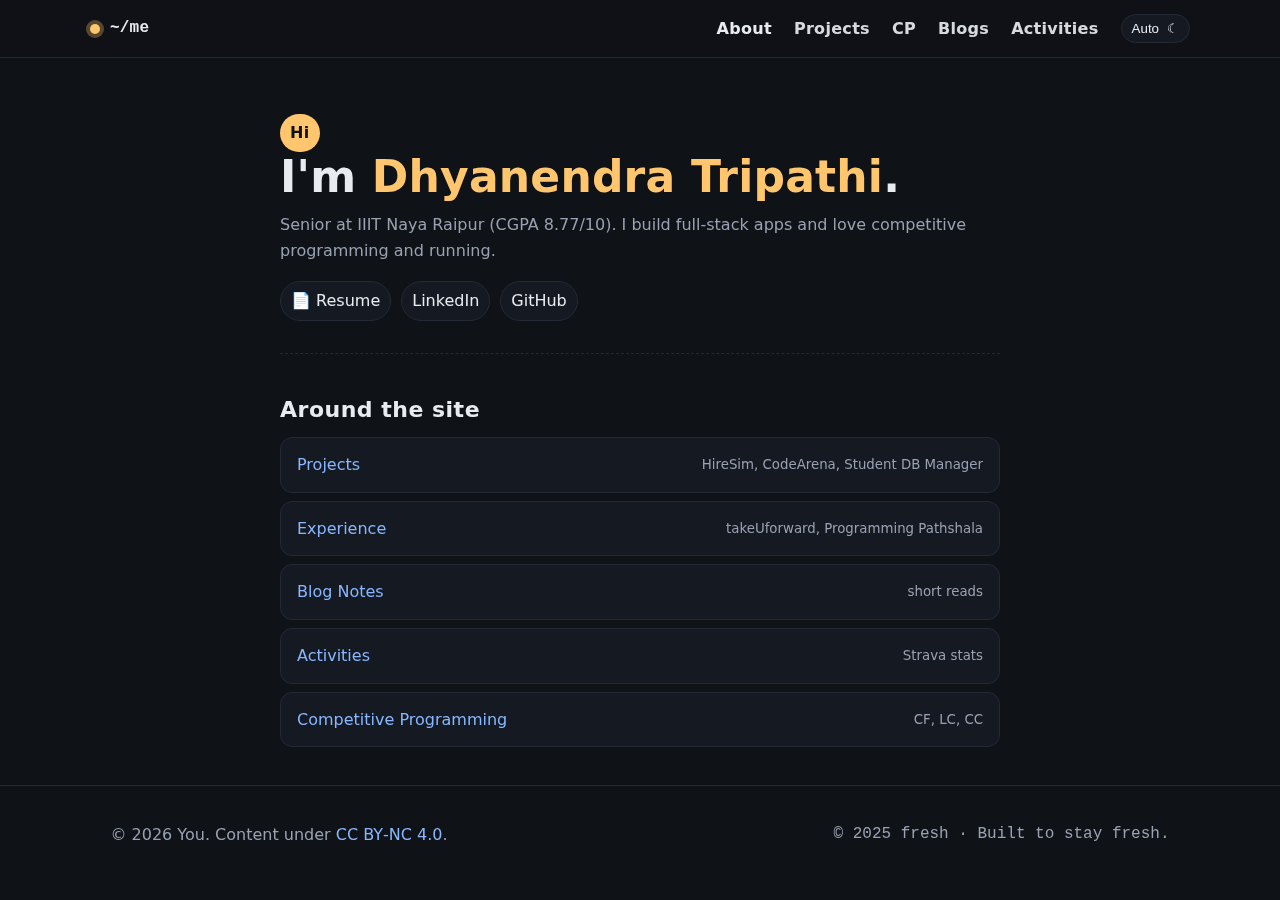
<file: index.html>
<!DOCTYPE html>
<html lang="en">
<head>
  <meta charset="utf-8" />
  <meta name="viewport" content="width=device-width, initial-scale=1" />
  <title>Home</title>
  <meta http-equiv="refresh" content="0; url=about.html">
  <link href="./assets/css/styles.css" rel="stylesheet" />
  <link rel="preconnect" href="https://fonts.googleapis.com">
  <link rel="preconnect" href="https://fonts.gstatic.com" crossorigin>
  <link href="https://fonts.googleapis.com/css2?family=Inter:wght@400;500;700;800&display=swap" rel="stylesheet">
</head>
<body>
  <p class="mono" style="padding:20px">Redirecting to <a href="./pages/about.html">About</a>…</p>
</body>
</html>
</file>
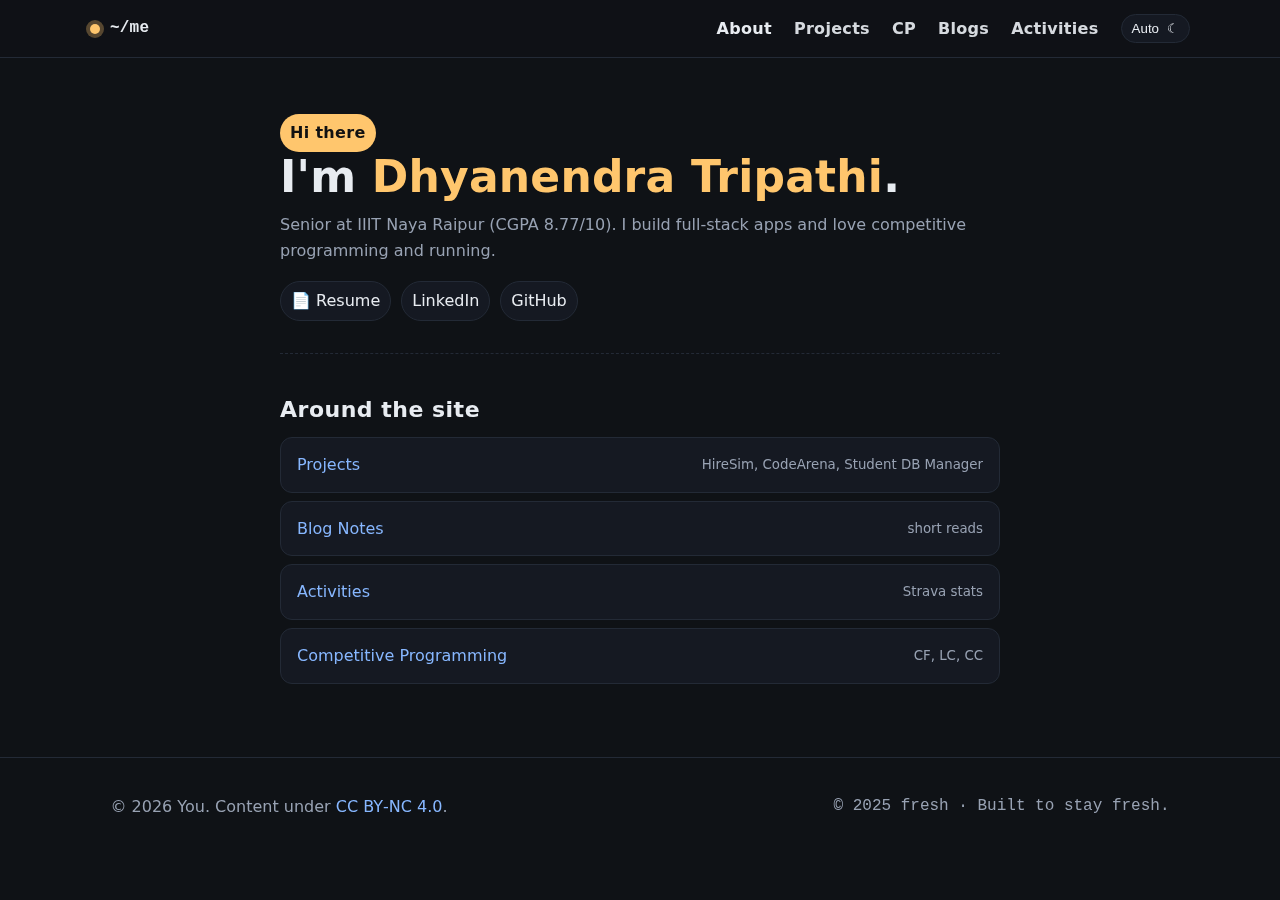
<file: pages/index.html>
<!DOCTYPE html>
<html lang="en">
<head>
  <meta charset="utf-8" />
  <meta name="viewport" content="width=device-width, initial-scale=1" />
  <title>Home</title>
  <meta http-equiv="refresh" content="0; url=about.html">
  <link href="../assets/css/styles.css" rel="stylesheet" />
  <link rel="preconnect" href="https://fonts.googleapis.com">
  <link rel="preconnect" href="https://fonts.gstatic.com" crossorigin>
  <link href="https://fonts.googleapis.com/css2?family=Inter:wght@400;500;700;800&display=swap" rel="stylesheet">
</head>
<body>
  <p class="mono" style="padding:20px">Redirecting to <a href="about.html">About</a>…</p>
</body>
</html>
</file>
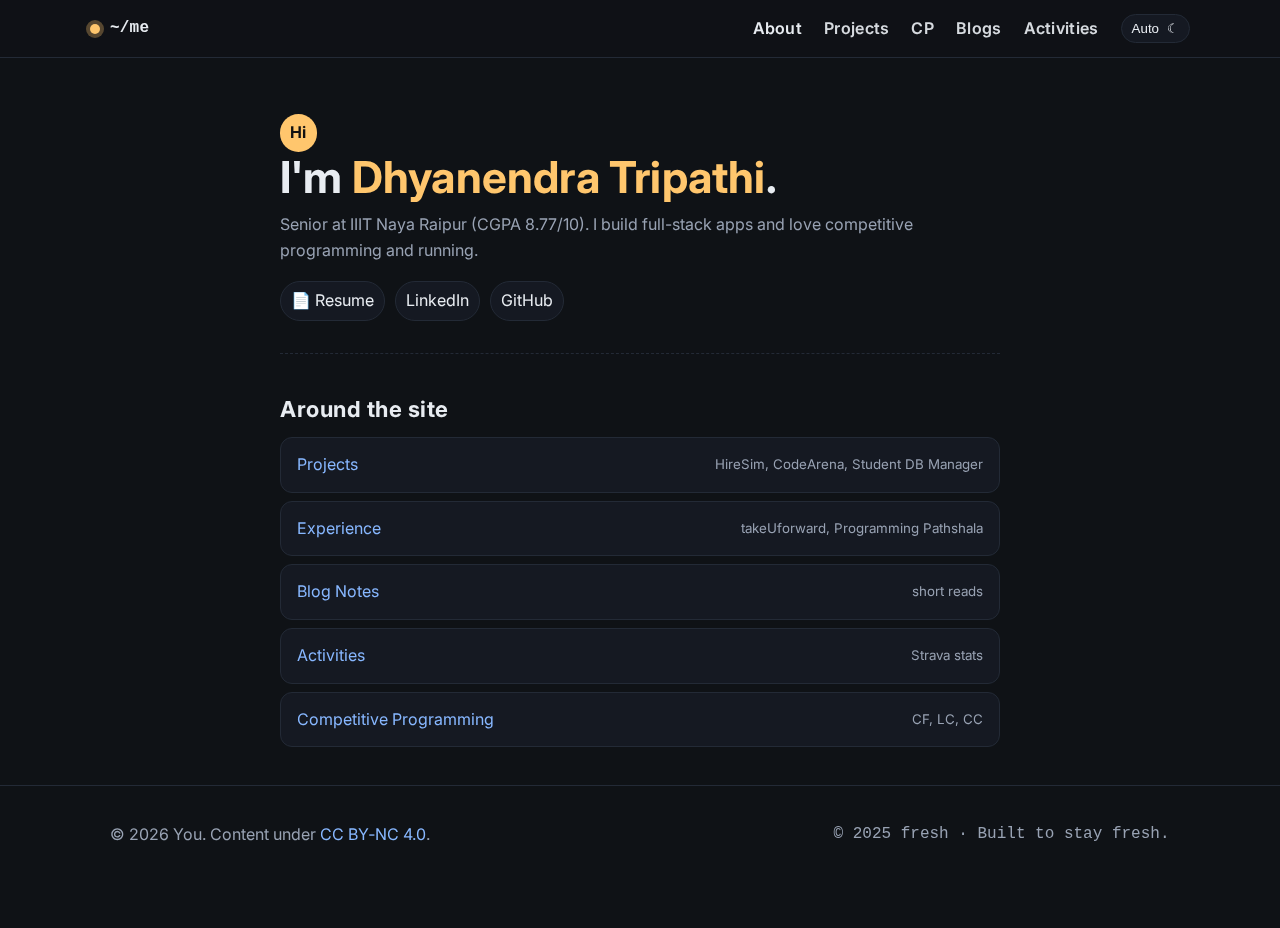
<file: about.html>
<!DOCTYPE html>
<html lang="en">
<head>
  <meta charset="utf-8" />
  <meta name="viewport" content="width=device-width, initial-scale=1" />
  <title>About — Dhyanendra Tripathi</title>
  <link href="./assets/css/styles.css" rel="stylesheet" />
  <link rel="preconnect" href="https://fonts.googleapis.com">
  <link rel="preconnect" href="https://fonts.gstatic.com" crossorigin>
  <link href="https://fonts.googleapis.com/css2?family=Inter:wght@400;500;700;800&display=swap" rel="stylesheet">
</head>
<body>
  <div id="app-header"></div>

  <main class="wrap">
    <section class="hero">
      <span class="pill">Hi</span>
      <h1>I'm <span class="accent">Dhyanendra Tripathi</span>.</h1>
      <p class="section-note">
        Senior at IIIT Naya Raipur (CGPA 8.77/10). I build full-stack apps and love competitive programming and running.
      </p>
      <div style="margin-top:18px; display:flex; gap:10px; flex-wrap:wrap">
        <a class="toggle" href="https://drive.google.com/file/d/1_MDsuzbJ48PGciUdBkqxFCzwM9F67Jxc/view?usp=sharing" target="_blank" rel="noreferrer noopener">📄 Resume</a>
        <a class="toggle" href="https://www.linkedin.com/in/dhyanendra-tripathi-31910b256/" target="_blank" rel="noreferrer noopener">LinkedIn</a>
        <a class="toggle" href="https://github.com/Fresh04" target="_blank" rel="noreferrer noopener">GitHub</a>
      </div>
    </section>

    <!-- <section>
      <h2>Now</h2>
      <div class="list">
        <div class="mono" style="display:flex; gap:10px; flex-wrap:wrap">
          <span class="tag">Running</span>
        </div>
      </div>
    </section> -->

    <section>
      <h2>Around the site</h2>
      <div class="list">
        <a href="projects.html"><span>Projects</span><small>HireSim, CodeArena, Student DB Manager</small></a>
        <a href="projects.html"><span>Experience</span><small>takeUforward, Programming Pathshala</small></a>
        <a href="blogs.html"><span>Blog Notes</span><small>short reads</small></a>
        <a href="activities.html"><span>Activities</span><small>Strava stats</small></a>
        <a href="cp.html"><span>Competitive Programming</span><small>CF, LC, CC</small></a>
      </div>
    </section>
  </main>

  <div id="app-footer"></div>
  <script src="./assets/js/theme.js" defer></script>
  <script src="./assets/js/shell.js" defer></script>
</body>
</html>
</file>
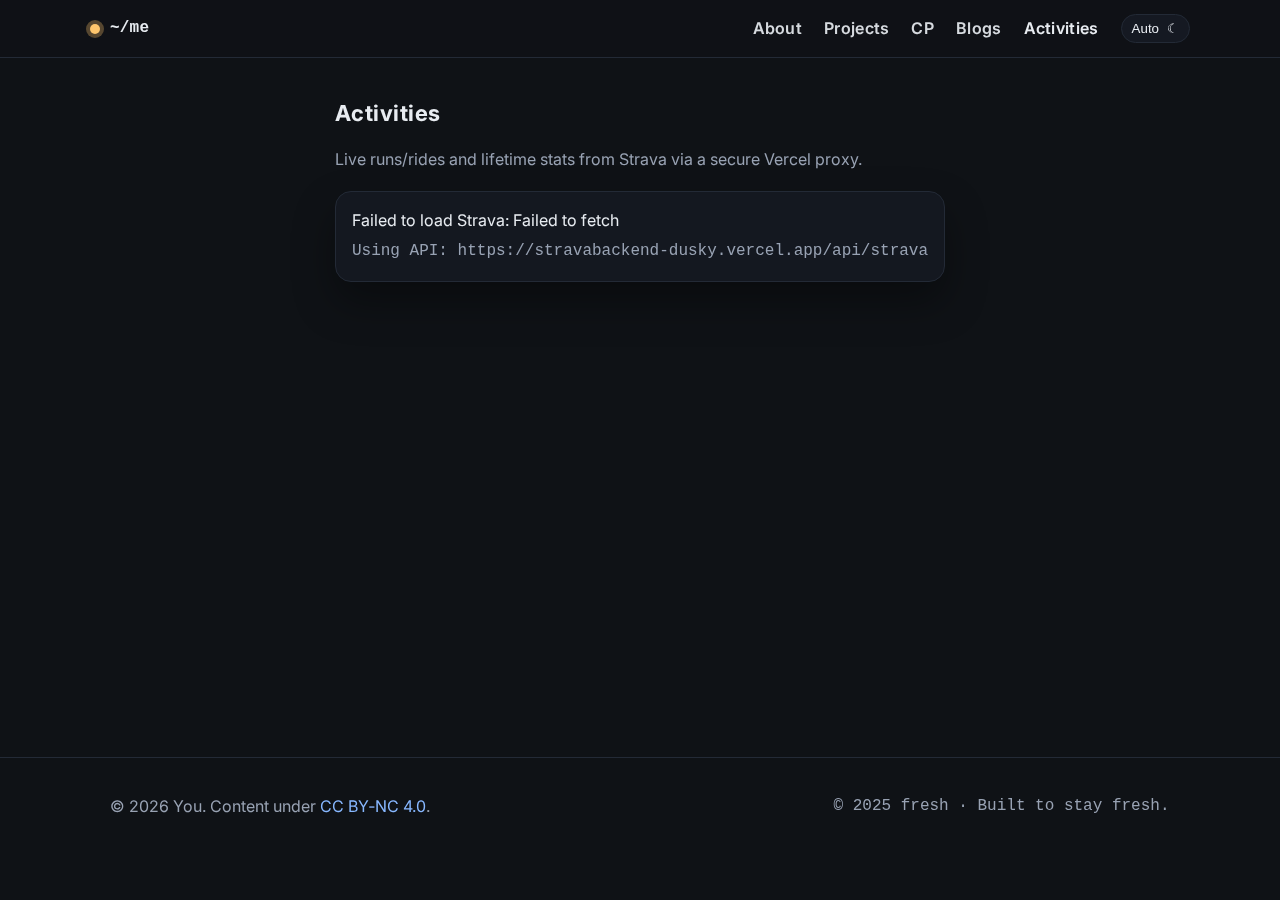
<file: activities.html>
<!DOCTYPE html>
<html lang="en">
<head>
  <meta charset="utf-8" />
  <meta name="viewport" content="width=device-width, initial-scale=1" />
  <title>Activities</title>
  <link href="./assets/css/styles.css" rel="stylesheet" />
  <link rel="preconnect" href="https://fonts.googleapis.com">
  <link rel="preconnect" href="https://fonts.gstatic.com" crossorigin>
  <link href="https://fonts.googleapis.com/css2?family=Inter:wght@400;500;700;800&display=swap" rel="stylesheet">
</head>
<body>
  <div id="app-header"></div>
  <main class="wrap">
    <section>
      <h2>Activities</h2>
      <p class="section-note">Live runs/rides and lifetime stats from Strava via a secure Vercel proxy.</p>
      <div id="stats" style="margin-top:16px"></div>
      <div class="grid" id="activityGrid" aria-live="polite"></div>
    </section>
  </main>
  <div id="app-footer"></div>
  <script src="./assets/js/theme.js" defer></script>
  <script src="./assets/js/shell.js" defer></script>
  <script src="./assets/js/strava.js" defer></script>
</body>
</html>
</file>
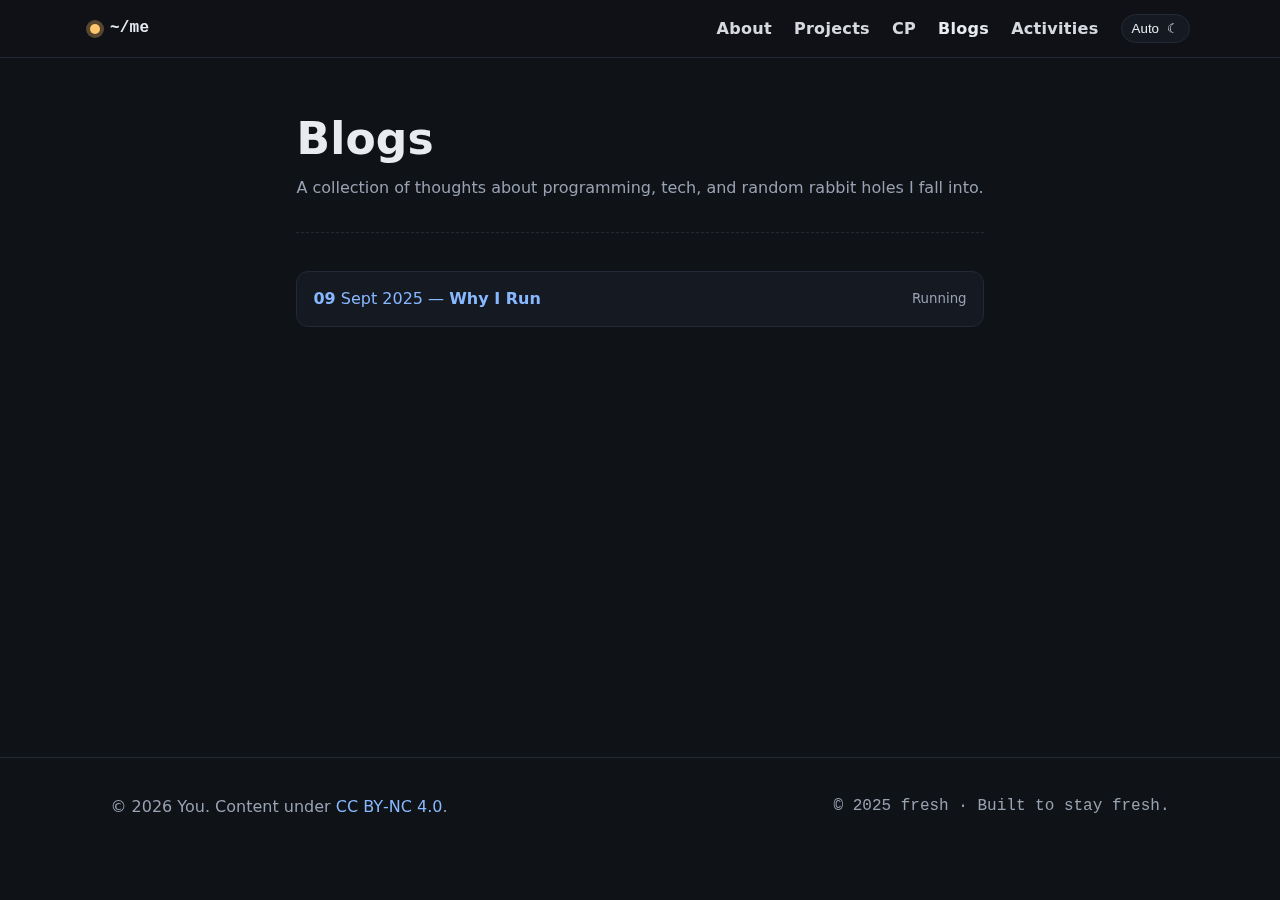
<file: blogs.html>
<!DOCTYPE html>
<html lang="en">
<head>
  <meta charset="utf-8">
  <meta name="viewport" content="width=device-width,initial-scale=1">
  <title>Blogs</title>
  <link href="./assets/css/styles.css" rel="stylesheet" />
</head>
<body>
  <div id="app-header"></div>

  <main class="wrap">
    <section class="hero">
      <h1>Blogs</h1>
      <p class="section-note">
        A collection of thoughts about programming, tech, and random rabbit holes I fall into.
      </p>
    </section>

    <section class="list">
      <a href="./blogs/whyirun.html">
        <span><strong>09</strong> Sept 2025 — <b>Why I Run</b></span>
        <small>Running</small>
      </a>
    </section>
  </main>

  <div id="app-footer"></div>
  <script src="./assets/js/theme.js" defer></script>
  <script src="./assets/js/shell.js" defer></script>
</body>
</html>
</file>
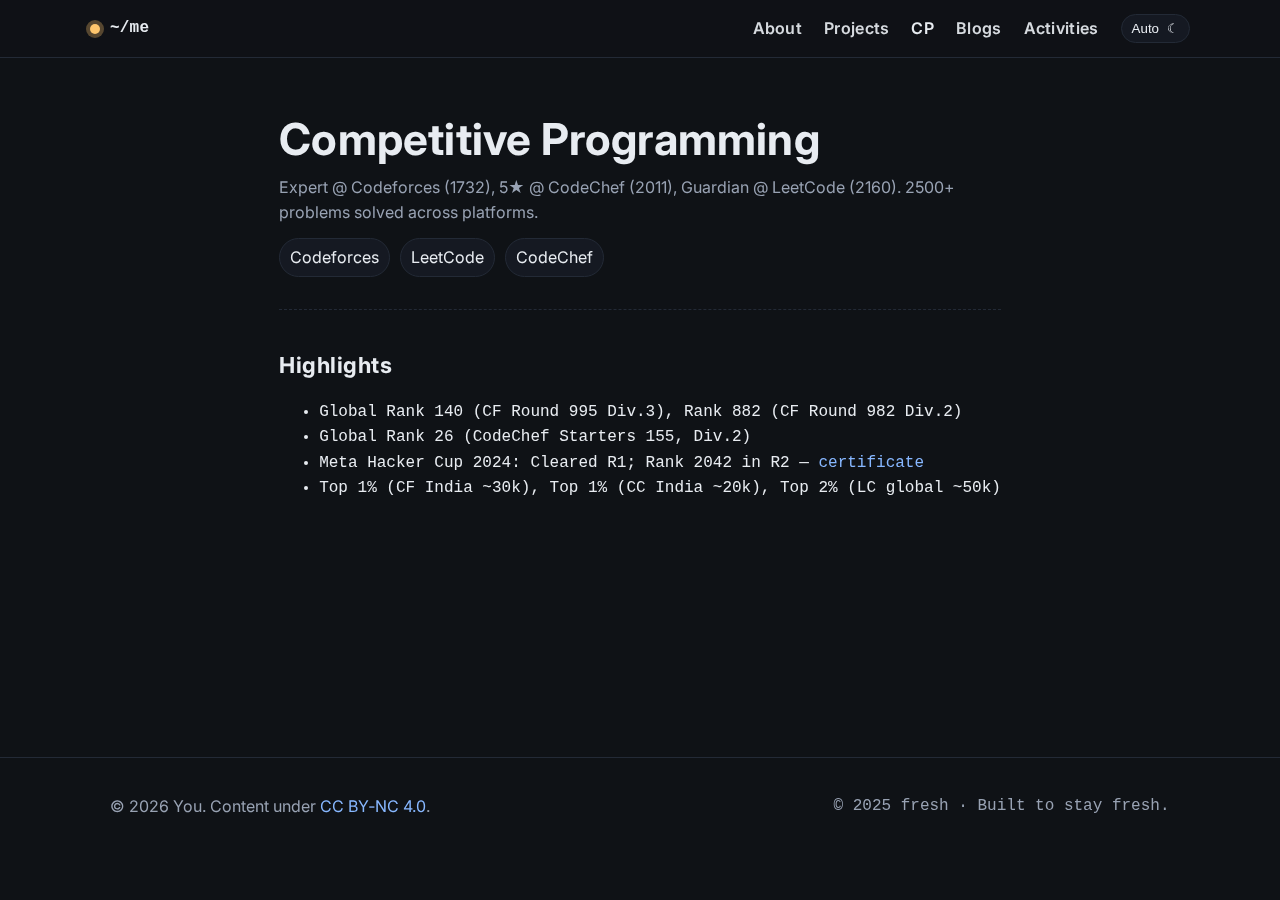
<file: cp.html>
<!DOCTYPE html>
<html lang="en">
<head>
  <meta charset="utf-8" />
  <meta name="viewport" content="width=device-width, initial-scale=1" />
  <title>Competitive Programming — Dhyanendra Tripathi</title>
  <link href="./assets/css/styles.css" rel="stylesheet" />
  <link rel="preconnect" href="https://fonts.googleapis.com">
  <link rel="preconnect" href="https://fonts.gstatic.com" crossorigin>
  <link href="https://fonts.googleapis.com/css2?family=Inter:wght@400;500;700;800&display=swap" rel="stylesheet">
</head>
<body>
  <div id="app-header"></div>

  <main class="wrap">
    <section class="hero">
      <h1>Competitive Programming</h1>
      <p class="section-note">Expert @ Codeforces (1732), 5★ @ CodeChef (2011), Guardian @ LeetCode (2160). 2500+ problems solved across platforms.</p>
      <div style="display:flex; gap:10px; flex-wrap:wrap; margin-top:12px">
        <a class="toggle" href="https://codeforces.com/profile/Fresh" target="_blank">Codeforces</a>
        <a class="toggle" href="https://leetcode.com/u/Gminor/" target="_blank">LeetCode</a>
        <a class="toggle" href="https://www.codechef.com/users/notfresh" target="_blank">CodeChef</a>
      </div>
    </section>

    <section>
      <h2>Highlights</h2>
      <ul class="mono">
        <li>Global Rank 140 (CF Round 995 Div.3), Rank 882 (CF Round 982 Div.2)</li>
        <li>Global Rank 26 (CodeChef Starters 155, Div.2)</li>
        <li>Meta Hacker Cup 2024: Cleared R1; Rank 2042 in R2 — <a href="https://www.facebook.com/codingcompetitions/hacker-cup/2024/certificate/6924375354280073?source=codeforces" target="_blank">certificate</a></li>
        <li>Top 1% (CF India ~30k), Top 1% (CC India ~20k), Top 2% (LC global ~50k)</li>
      </ul>
    </section>
  </main>

  <div id="app-footer"></div>
  <script src="./assets/js/theme.js" defer></script>
  <script src="./assets/js/shell.js" defer></script>
</body>
</html>
</file>
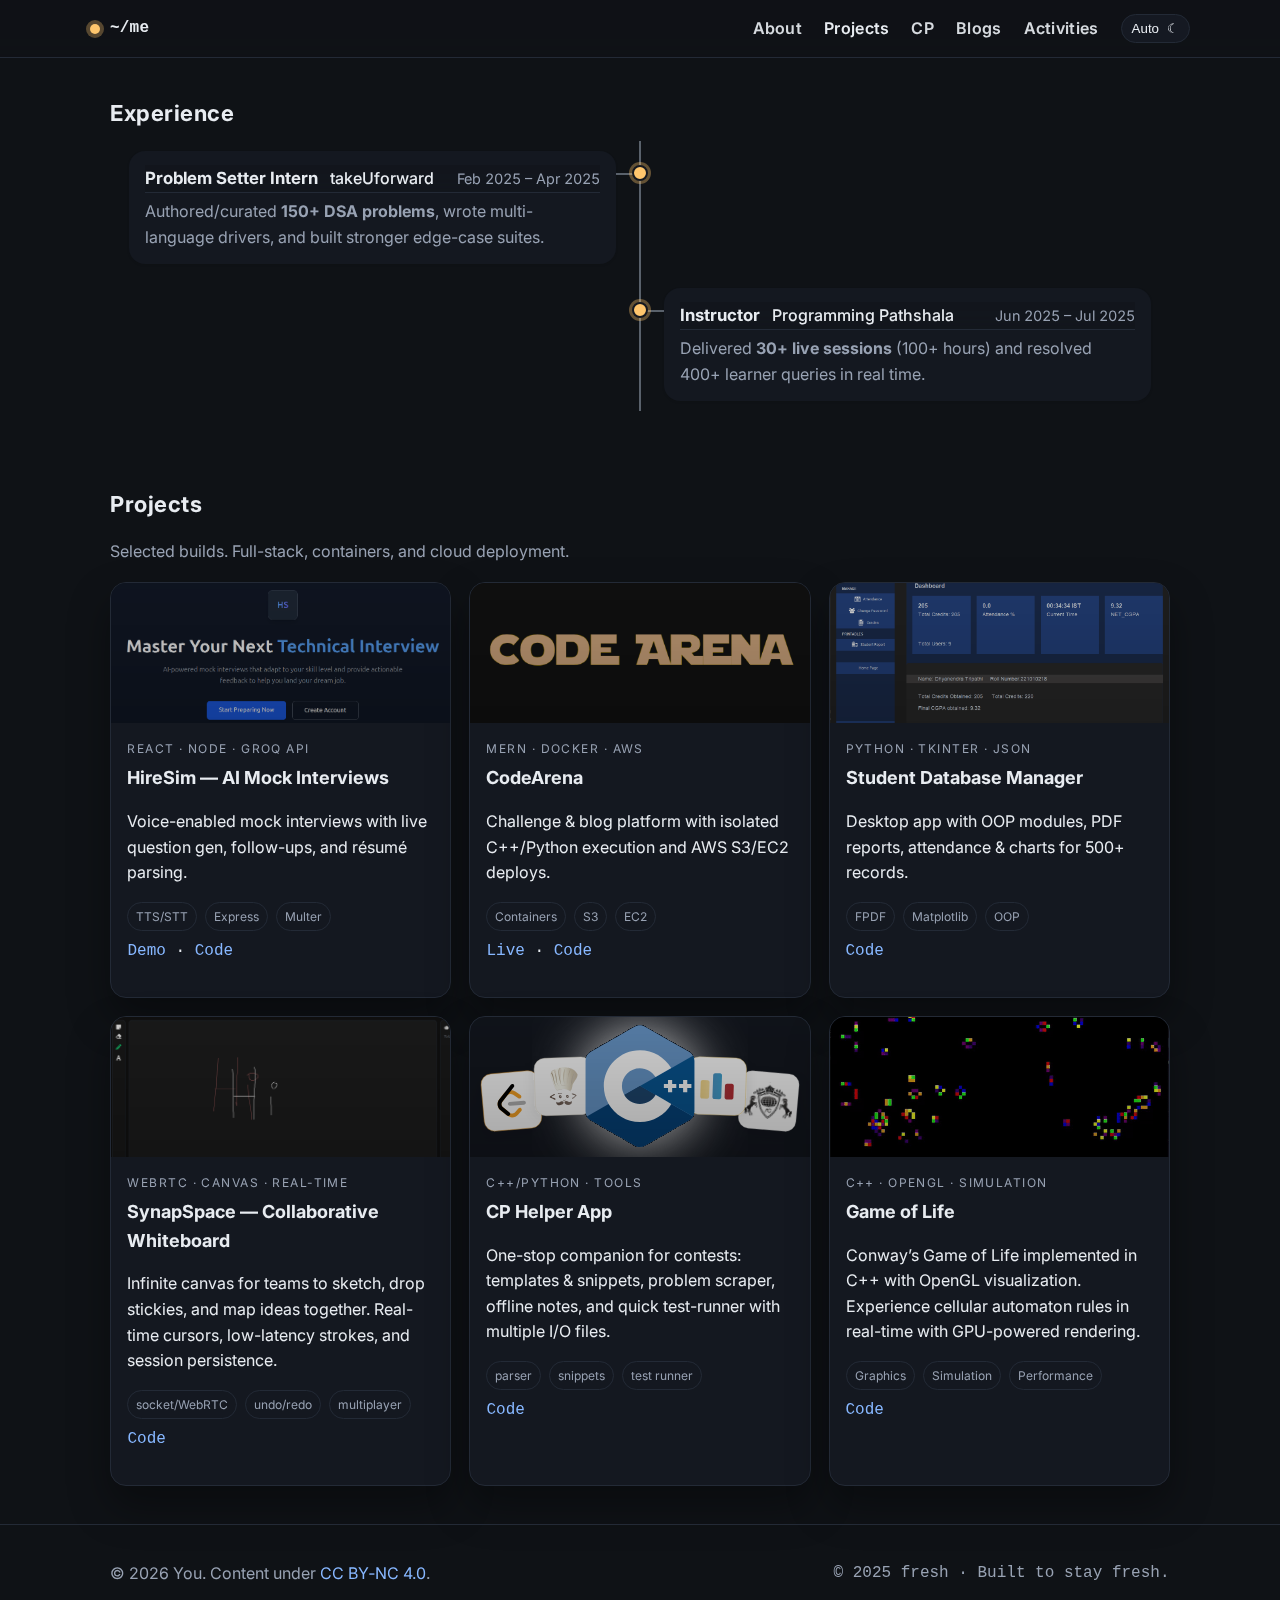
<file: projects.html>
<!DOCTYPE html>
<html lang="en">
<head>
  <meta charset="utf-8" />
  <meta name="viewport" content="width=device-width, initial-scale=1" />
  <title>Projects — Dhyanendra Tripathi</title>
  <link href="./assets/css/styles.css" rel="stylesheet" />
  <link rel="preconnect" href="https://fonts.googleapis.com">
  <link rel="preconnect" href="https://fonts.gstatic.com" crossorigin>
  <link href="https://fonts.googleapis.com/css2?family=Inter:wght@400;500;700;800&display=swap" rel="stylesheet">
</head>
<body>
  <div id="app-header"></div>
  <main class="wrap">
    <section>
      <h2>Experience</h2>

      <ol class="timeline-v">
        <li class="tlv-item">
          <div class="tlv-dot" aria-hidden="true"></div>
          <div class="tlv-card">
            <header class="tlv-head">
              <h3 class="tlv-role">Problem Setter Intern</h3>
              <span class="tlv-org">takeUforward</span>
              <time class="tlv-date">Feb 2025 – Apr 2025</time>
            </header>
            <p class="tlv-desc">
              Authored/curated <strong>150+ DSA problems</strong>, wrote multi-language drivers, and built stronger edge-case suites.
            </p>
          </div>
        </li>

        <li class="tlv-item">
          <div class="tlv-dot" aria-hidden="true"></div>
          <div class="tlv-card">
            <header class="tlv-head">
              <h3 class="tlv-role">Instructor</h3>
              <span class="tlv-org">Programming Pathshala</span>
              <time class="tlv-date">Jun 2025 – Jul 2025</time>
            </header>
            <p class="tlv-desc">
              Delivered <strong>30+ live sessions</strong> (100+ hours) and resolved 400+ learner queries in real time.
            </p>
          </div>
        </li>
      </ol>
    </section>



    <section>
      <h2>Projects</h2>
      <p class="section-note">Selected builds. Full-stack, containers, and cloud deployment.</p>
      <div class="grid">
        <article class="card">
          <div class="img" style="background-image:url('./assets/images/HireSim.png');"></div>
          <div class="body">
            <div class="kicker">React · Node · Groq API</div>
            <h3>HireSim — AI Mock Interviews</h3>
            <p>Voice-enabled mock interviews with live question gen, follow-ups, and résumé parsing.</p>
            <div class="tags">
              <span class="tag">TTS/STT</span><span class="tag">Express</span><span class="tag">Multer</span>
            </div>
            <p class="mono" style="margin-top:8px">
              <a href="https://hire-simu.vercel.app/" target="_blank">Demo</a> ·
              <a href="https://github.com/Fresh04/HireSim" target="_blank">Code</a>
            </p>
          </div>
        </article>

        <article class="card">
          <div class="img" style="background-image:url('./assets/images/codearena.png');"></div>
          <div class="body">
            <div class="kicker">MERN · Docker · AWS</div>
            <h3>CodeArena</h3>
            <p>Challenge & blog platform with isolated C++/Python execution and AWS S3/EC2 deploys.</p>
            <div class="tags">
              <span class="tag">Containers</span><span class="tag">S3</span><span class="tag">EC2</span>
            </div>
            <p class="mono" style="margin-top:8px">
              <a href="http://ec2-13-233-115-76.ap-south-1.compute.amazonaws.com/" target="_blank">Live</a> ·
              <a href="https://github.com/Fresh04/CodeArena" target="_blank">Code</a>
            </p>
          </div>
        </article>

        <article class="card">
          <div class="img" style="background-image:url('./assets/images/sdb.png');"></div>
          <div class="body">
            <div class="kicker">Python · Tkinter · JSON</div>
            <h3>Student Database Manager</h3>
            <p>Desktop app with OOP modules, PDF reports, attendance & charts for 500+ records.</p>
            <div class="tags">
              <span class="tag">FPDF</span><span class="tag">Matplotlib</span><span class="tag">OOP</span>
            </div>
            <p class="mono" style="margin-top:8px">
              <a href="https://github.com/Fresh04/Student-Database-Manager" target="_blank">Code</a>
            </p>
          </div>
        </article>

        <article class="card">
          <div class="img" style="background-image:url('./assets/images/synapspace.png');"></div>
          <div class="body">
            <div class="kicker">WebRTC · Canvas · Real-time</div>
            <h3>SynapSpace — Collaborative Whiteboard</h3>
            <p>Infinite canvas for teams to sketch, drop stickies, and map ideas together. Real-time cursors, low-latency strokes, and session persistence.</p>
            <div class="tags">
              <span class="tag">socket/WebRTC</span><span class="tag">undo/redo</span><span class="tag">multiplayer</span>
            </div>
            <p class="mono" style="margin-top:8px">
              <a href="https://github.com/Fresh04/SynapSpace" target="_blank">Code</a>
            </p>
          </div>
        </article>

        <article class="card">
          <div class="img" style="background-image:url('./assets/images/cphelper.svg');"></div>
          <div class="body">
            <div class="kicker">C++/Python · Tools</div>
            <h3>CP Helper App</h3>
            <p>One-stop companion for contests: templates & snippets, problem scraper, offline notes, and quick test-runner with multiple I/O files.</p>
            <div class="tags">
              <span class="tag">parser</span><span class="tag">snippets</span><span class="tag">test runner</span>
            </div>
            <p class="mono" style="margin-top:8px">
              <a href="https://github.com/Fresh04/CP-Helper-App" target="_blank">Code</a>
            </p>
          </div>
        </article>
        
        <article class="card">
          <div class="img" style="background-image:url('./assets/images/gol.gif');"></div>
          <div class="body">
            <div class="kicker">C++ · OpenGL · Simulation</div>
            <h3>Game of Life</h3>
            <p>Conway’s Game of Life implemented in C++ with OpenGL visualization. Experience cellular automaton rules in real-time with GPU-powered rendering.</p>
            <div class="tags">
              <span class="tag">Graphics</span><span class="tag">Simulation</span><span class="tag">Performance</span>
            </div>
            <p class="mono" style="margin-top:8px">
              <a href="https://github.com/Fresh04/Game-of-Life" target="_blank">Code</a>
            </p>
          </div>
        </article>
      </div>
    </section>

  </main>
  <div id="app-footer"></div>
  <script src="./assets/js/theme.js" defer></script>
  <script src="./assets/js/shell.js" defer></script>
</body>
</html>
</file>
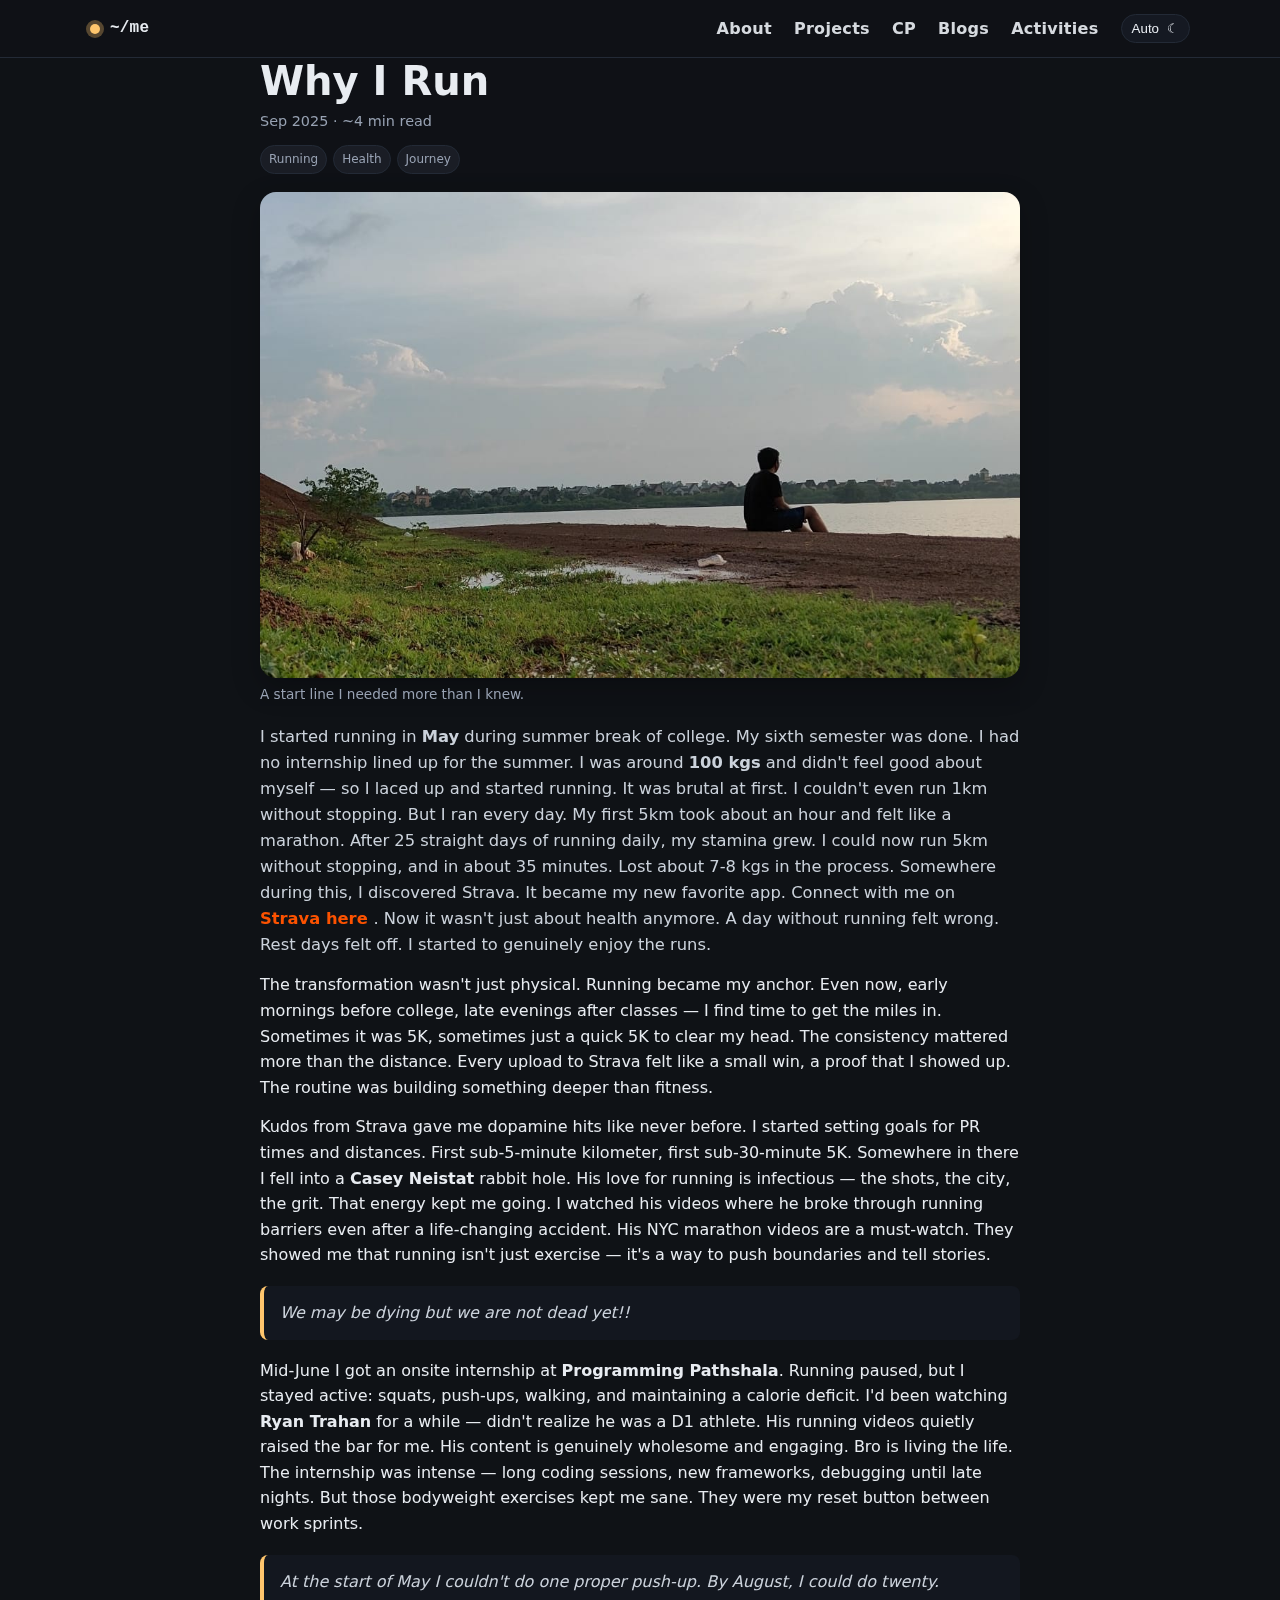
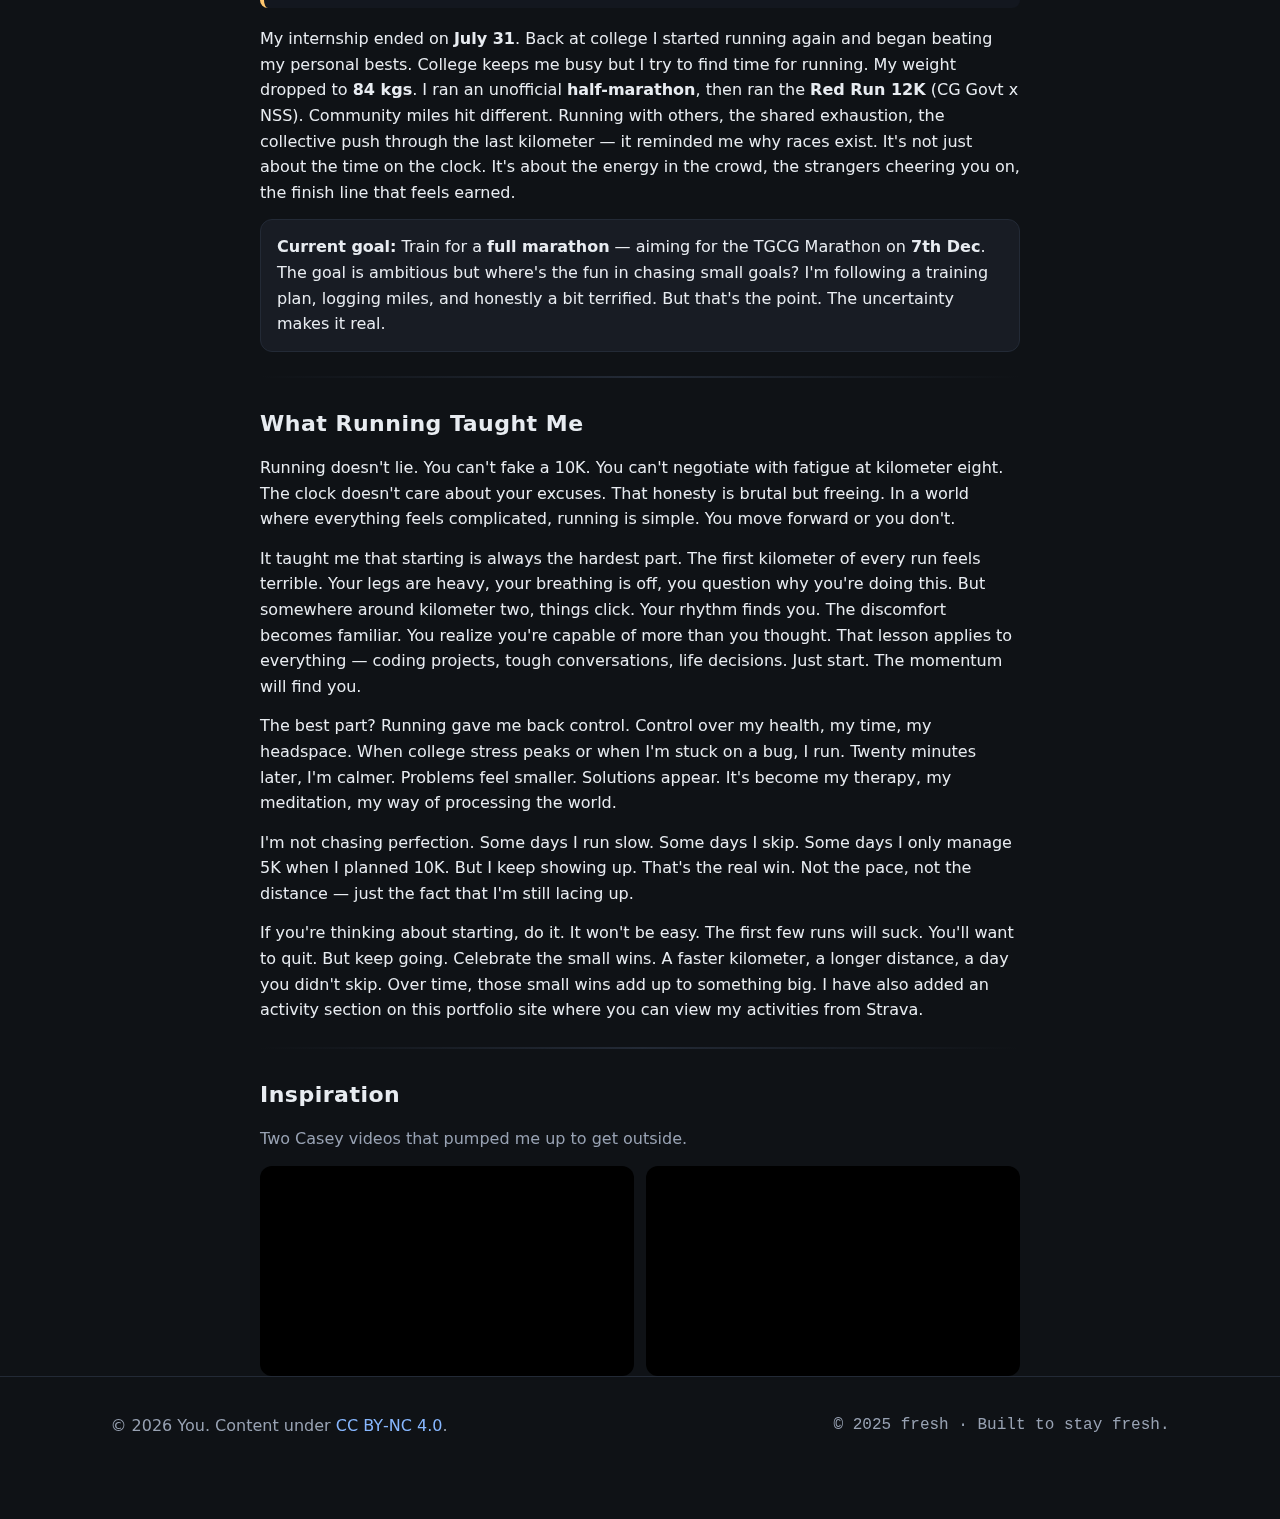
<file: blogs/whyirun.html>
<!DOCTYPE html>
<html lang="en">
<head>
  <meta charset="utf-8" />
  <meta name="viewport" content="width=device-width,initial-scale=1" />
  <title>Why I Run</title>
  <link href="../assets/css/styles.css" rel="stylesheet" />
</head>
<body class="blog">
  <div id="app-header"></div>

  <main class="wrap">
    <article class="prose">
      <header class="blog-hero">
        <h1>Why I Run</h1>
        <div class="meta">Sep 2025 · ~4 min read</div>
        <div class="tags">
          <span class="tag">Running</span>
          <span class="tag">Health</span>
          <span class="tag">Journey</span>
        </div>
        <figure>
          <img src="../assets/images/whyirun2.jpeg" alt="Shoes on a road at sunrise">
          <figcaption>A start line I needed more than I knew.</figcaption>
        </figure>
      </header>

      <p class="lead">
        I started running in <strong>May</strong> during summer break of college. My sixth semester was done. 
        I had no internship lined up for the summer. I was around <strong>100&nbsp;kgs</strong> and didn't feel good about myself —
        so I laced up and started running. It was brutal at first. I couldn't even run 1km without stopping. But I ran every day. 
        My first 5km took about an hour and felt like a marathon. After 25 straight days of running daily, my stamina grew. 
        I could now run 5km without stopping, and in about 35 minutes. Lost about 7-8 kgs in the process. 
        Somewhere during this, I discovered Strava. It became my new favorite app. Connect with me on 
        <a href="https://www.strava.com/athletes/164347921" target="_blank" rel="noopener noreferrer" 
          style="color:#fc5200; font-weight:600; text-decoration:none;">
          Strava here
        </a>. 
        Now it wasn't just about health anymore. A day without running felt wrong. Rest days felt off. I started to genuinely enjoy the runs.
      </p>

      <p>
        The transformation wasn't just physical. Running became my anchor. Even now, early mornings before college, late evenings after classes — I find time to get the miles in. 
        Sometimes it was 5K, sometimes just a quick 5K to clear my head. The consistency mattered more than the distance. 
        Every upload to Strava felt like a small win, a proof that I showed up. The routine was building something deeper than fitness.
      </p>

      <p>
        Kudos from Strava gave me dopamine hits like never before. I started setting goals for PR times and distances. First sub-5-minute kilometer, first sub-30-minute 5K. Somewhere in there I fell into a 
        <strong>Casey Neistat</strong> rabbit hole. His love for running is infectious — the shots, the city, the grit. That energy kept me going. I watched his videos where he broke through running barriers even after a life-changing 
        accident. His NYC marathon videos are a must-watch. They showed me that running isn't just exercise — it's a way to push boundaries and tell stories.
      </p>

      <blockquote>
        We may be dying but we are not dead yet!!
      </blockquote>

      <p>
        Mid-June I got an onsite internship at <strong>Programming Pathshala</strong>. Running paused, but I stayed active: squats, push-ups, walking, and maintaining a calorie deficit. I'd been watching <strong>Ryan Trahan</strong> for a while — didn't realize he was a D1 athlete. 
        His running videos quietly raised the bar for me. His content is genuinely wholesome and engaging. Bro is living the life. 
        The internship was intense — long coding sessions, new frameworks, debugging until late nights. But those bodyweight exercises kept me sane. 
        They were my reset button between work sprints.
      </p>

      <blockquote>
        At the start of May I couldn't do one proper push-up. By August, I could do twenty.
      </blockquote>

      <p>
        My internship ended on <strong>July 31</strong>. Back at college I started running again and began beating my personal bests. College keeps me busy but I try to find time for running. My weight dropped to <strong>84&nbsp;kgs</strong>. I ran an unofficial <strong>half-marathon</strong>, 
        then ran the <strong>Red Run 12K</strong> (CG Govt x NSS). Community miles hit different. 
        Running with others, the shared exhaustion, the collective push through the last kilometer — it reminded me why races exist. 
        It's not just about the time on the clock. It's about the energy in the crowd, the strangers cheering you on, the finish line that feels earned.
      </p>

      <div class="callout">
        <strong>Current goal:</strong> Train for a <strong>full marathon</strong> — aiming for the TGCG Marathon on <strong>7th Dec</strong>.
        The goal is ambitious but where's the fun in chasing small goals? I'm following a training plan, logging miles, and honestly a bit terrified. 
        But that's the point. The uncertainty makes it real. 
      </div>

      <hr>

      <h2>What Running Taught Me</h2>
      
      <p>
        Running doesn't lie. You can't fake a 10K. You can't negotiate with fatigue at kilometer eight. The clock doesn't care about your excuses. 
        That honesty is brutal but freeing. In a world where everything feels complicated, running is simple. You move forward or you don't.
      </p>

      <p>
        It taught me that starting is always the hardest part. The first kilometer of every run feels terrible. Your legs are heavy, your breathing is off, 
        you question why you're doing this. But somewhere around kilometer two, things click. Your rhythm finds you. The discomfort becomes familiar. 
        You realize you're capable of more than you thought. That lesson applies to everything — coding projects, tough conversations, life decisions. 
        Just start. The momentum will find you.
      </p>

      <p>
        The best part? Running gave me back control. Control over my health, my time, my headspace. When college stress peaks or when I'm stuck on a bug, 
        I run. Twenty minutes later, I'm calmer. Problems feel smaller. Solutions appear. It's become my therapy, my meditation, my way of processing the world.
      </p>

      <p>
        I'm not chasing perfection. Some days I run slow. Some days I skip. Some days I only manage 5K when I planned 10K. 
        But I keep showing up. That's the real win. Not the pace, not the distance — just the fact that I'm still lacing up.
      </p>
      
      <p>
        If you're thinking about starting, do it. It won't be easy. The first few runs will suck. You'll want to quit. But keep going. 
        Celebrate the small wins. A faster kilometer, a longer distance, a day you didn't skip. Over time, those small wins add up to something big.
        
        I have also added an activity section on this portfolio site where you can view my activities from Strava.
      </p>
      
      <hr>

      <h2>Inspiration</h2>
      <p class="section-note">Two Casey videos that pumped me up to get outside.</p>
      <div class="video-grid">
        <iframe src="https://www.youtube.com/embed/DRe9DBosLD4" title="Casey Neistat — Running Video 1" allowfullscreen></iframe>
        <iframe src="https://www.youtube.com/embed/9IiTdSnmS7E" title="Casey Neistat — Running Video 2" allowfullscreen></iframe>
      </div>
    </article>
  </main>


  <div id="app-footer"></div>
  <script src="../assets/js/theme.js" defer></script>
  <script src="../assets/js/shell.js" defer></script>
</body>
</html>
</file>
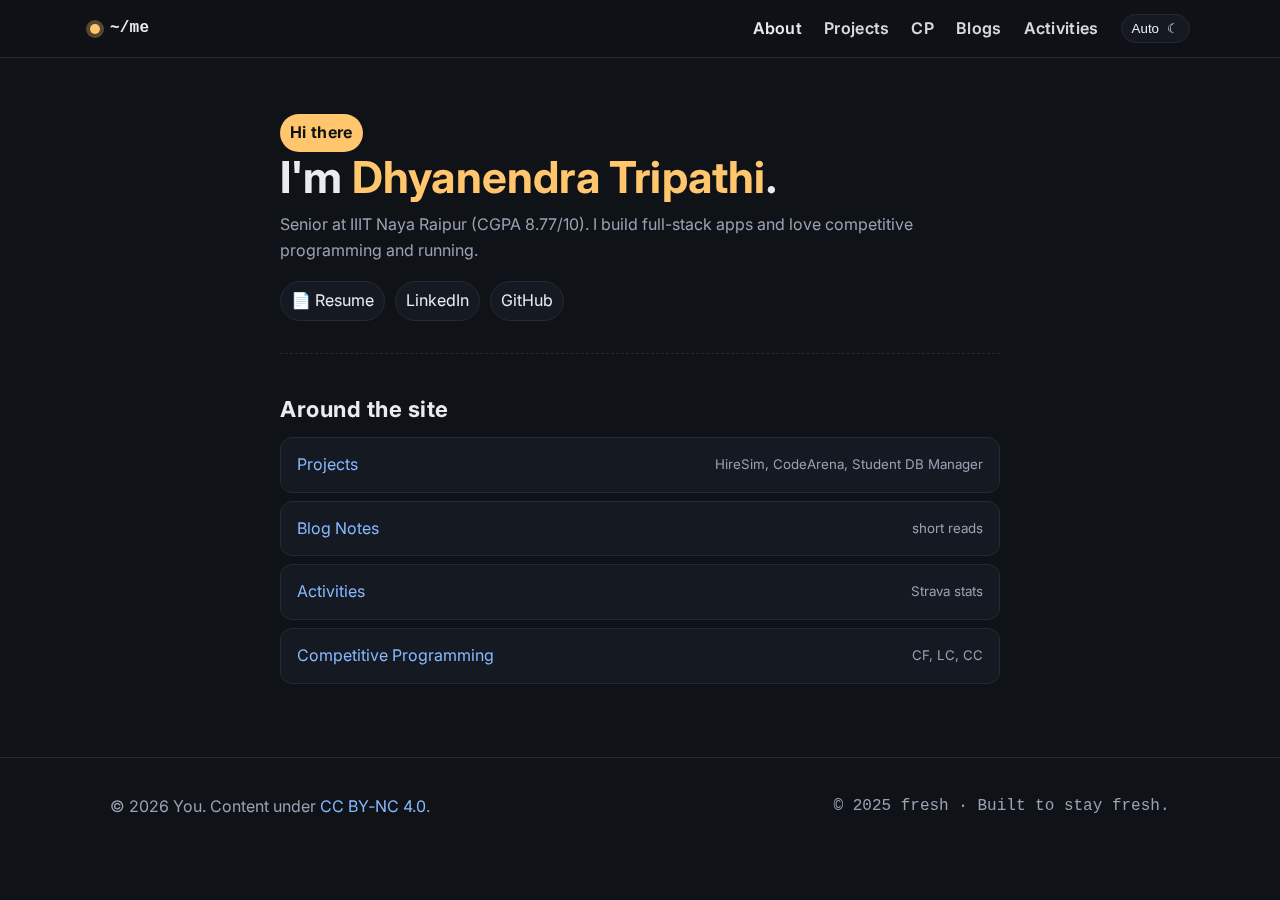
<file: pages/about.html>
<!DOCTYPE html>
<html lang="en">
<head>
  <meta charset="utf-8" />
  <meta name="viewport" content="width=device-width, initial-scale=1" />
  <title>About — Dhyanendra Tripathi</title>
  <link href="../assets/css/styles.css" rel="stylesheet" />
  <link rel="preconnect" href="https://fonts.googleapis.com">
  <link rel="preconnect" href="https://fonts.gstatic.com" crossorigin>
  <link href="https://fonts.googleapis.com/css2?family=Inter:wght@400;500;700;800&display=swap" rel="stylesheet">
</head>
<body>
  <div id="app-header"></div>

  <main class="wrap">
    <section class="hero">
      <span class="pill">Hi there</span>
      <h1>I'm <span class="accent">Dhyanendra Tripathi</span>.</h1>
      <p class="section-note">
        Senior at IIIT Naya Raipur (CGPA 8.77/10). I build full-stack apps and love competitive programming and running.
      </p>
      <div style="margin-top:18px; display:flex; gap:10px; flex-wrap:wrap">
        <a class="toggle" href="https://drive.google.com/file/d/1_MDsuzbJ48PGciUdBkqxFCzwM9F67Jxc/view?usp=sharing" target="_blank" rel="noreferrer noopener">📄 Resume</a>
        <a class="toggle" href="https://www.linkedin.com/in/dhyanendra-tripathi-31910b256/" target="_blank" rel="noreferrer noopener">LinkedIn</a>
        <a class="toggle" href="https://github.com/Fresh04" target="_blank" rel="noreferrer noopener">GitHub</a>
      </div>
    </section>

    <!-- <section>
      <h2>Now</h2>
      <div class="list">
        <div class="mono" style="display:flex; gap:10px; flex-wrap:wrap">
          <span class="tag">Running</span>
        </div>
      </div>
    </section> -->

    <section>
      <h2>Around the site</h2>
      <div class="list">
        <a href="projects.html"><span>Projects</span><small>HireSim, CodeArena, Student DB Manager</small></a>
        <a href="blogs.html"><span>Blog Notes</span><small>short reads</small></a>
        <a href="activities.html"><span>Activities</span><small>Strava stats</small></a>
        <a href="cp.html"><span>Competitive Programming</span><small>CF, LC, CC</small></a>
      </div>
    </section>
  </main>

  <div id="app-footer"></div>
  <script src="../assets/js/theme.js" defer></script>
  <script src="../assets/js/shell.js" defer></script>
</body>
</html>
</file>
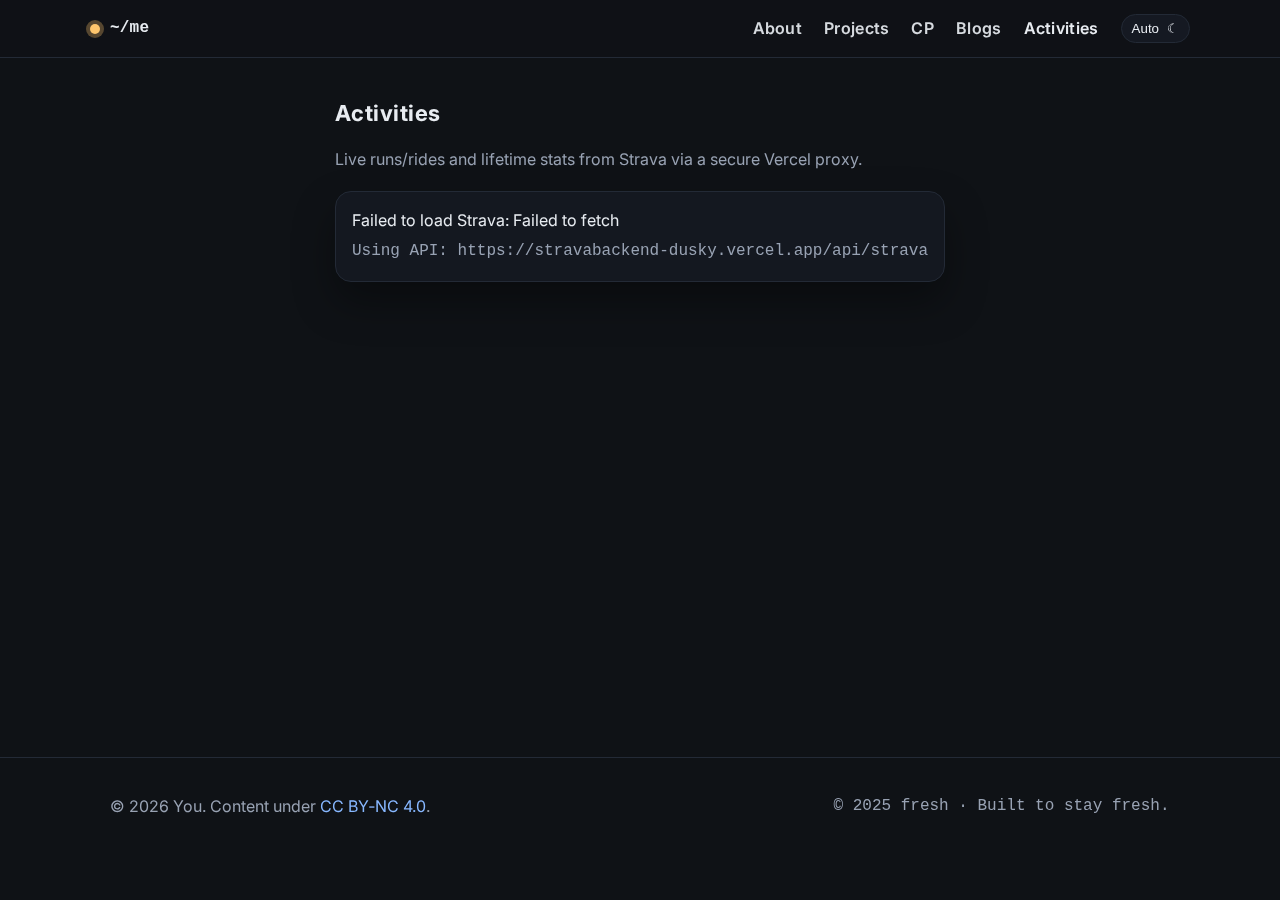
<file: pages/activities.html>
<!DOCTYPE html>
<html lang="en">
<head>
  <meta charset="utf-8" />
  <meta name="viewport" content="width=device-width, initial-scale=1" />
  <title>Activities</title>
  <link href="../assets/css/styles.css" rel="stylesheet" />
  <link rel="preconnect" href="https://fonts.googleapis.com">
  <link rel="preconnect" href="https://fonts.gstatic.com" crossorigin>
  <link href="https://fonts.googleapis.com/css2?family=Inter:wght@400;500;700;800&display=swap" rel="stylesheet">
</head>
<body>
  <div id="app-header"></div>
  <main class="wrap">
    <section>
      <h2>Activities</h2>
      <p class="section-note">Live runs/rides and lifetime stats from Strava via a secure Vercel proxy.</p>
      <div class="grid" id="activityGrid" aria-live="polite"></div>
      <div id="stats" style="margin-top:16px"></div>
    </section>
  </main>
  <div id="app-footer"></div>
  <script src="../assets/js/theme.js" defer></script>
  <script src="../assets/js/shell.js" defer></script>
  <script src="../assets/js/strava.js" defer></script>
</body>
</html>
</file>
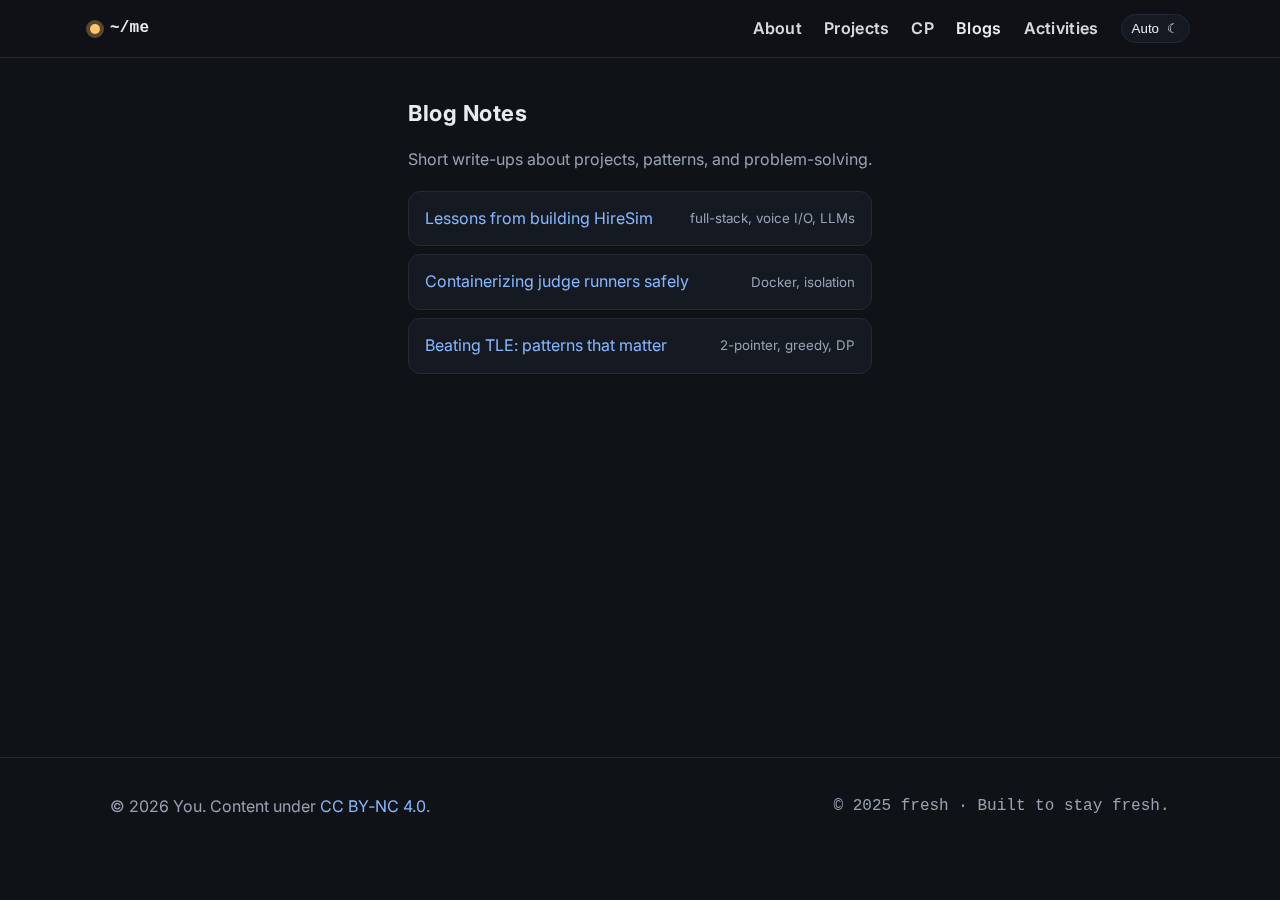
<file: pages/blogs.html>
<!DOCTYPE html>
<html lang="en">
<head>
  <meta charset="utf-8" />
  <meta name="viewport" content="width=device-width, initial-scale=1" />
  <title>Blog Notes — Dhyanendra Tripathi</title>
  <link href="../assets/css/styles.css" rel="stylesheet" />
  <link rel="preconnect" href="https://fonts.googleapis.com">
  <link rel="preconnect" href="https://fonts.gstatic.com" crossorigin>
  <link href="https://fonts.googleapis.com/css2?family=Inter:wght@400;500;700;800&display=swap" rel="stylesheet">
</head>
<body>
  <div id="app-header"></div>
  <main class="wrap">
    <section>
      <h2>Blog Notes</h2>
      <p class="section-note">Short write-ups about projects, patterns, and problem-solving.</p>
      <div class="list">
        <a href="#"><span>Lessons from building HireSim</span><small>full-stack, voice I/O, LLMs</small></a>
        <a href="#"><span>Containerizing judge runners safely</span><small>Docker, isolation</small></a>
        <a href="#"><span>Beating TLE: patterns that matter</span><small>2-pointer, greedy, DP</small></a>
      </div>
    </section>
  </main>
  <div id="app-footer"></div>
  <script src="../assets/js/theme.js" defer></script>
  <script src="../assets/js/shell.js" defer></script>
</body>
</html>
</file>
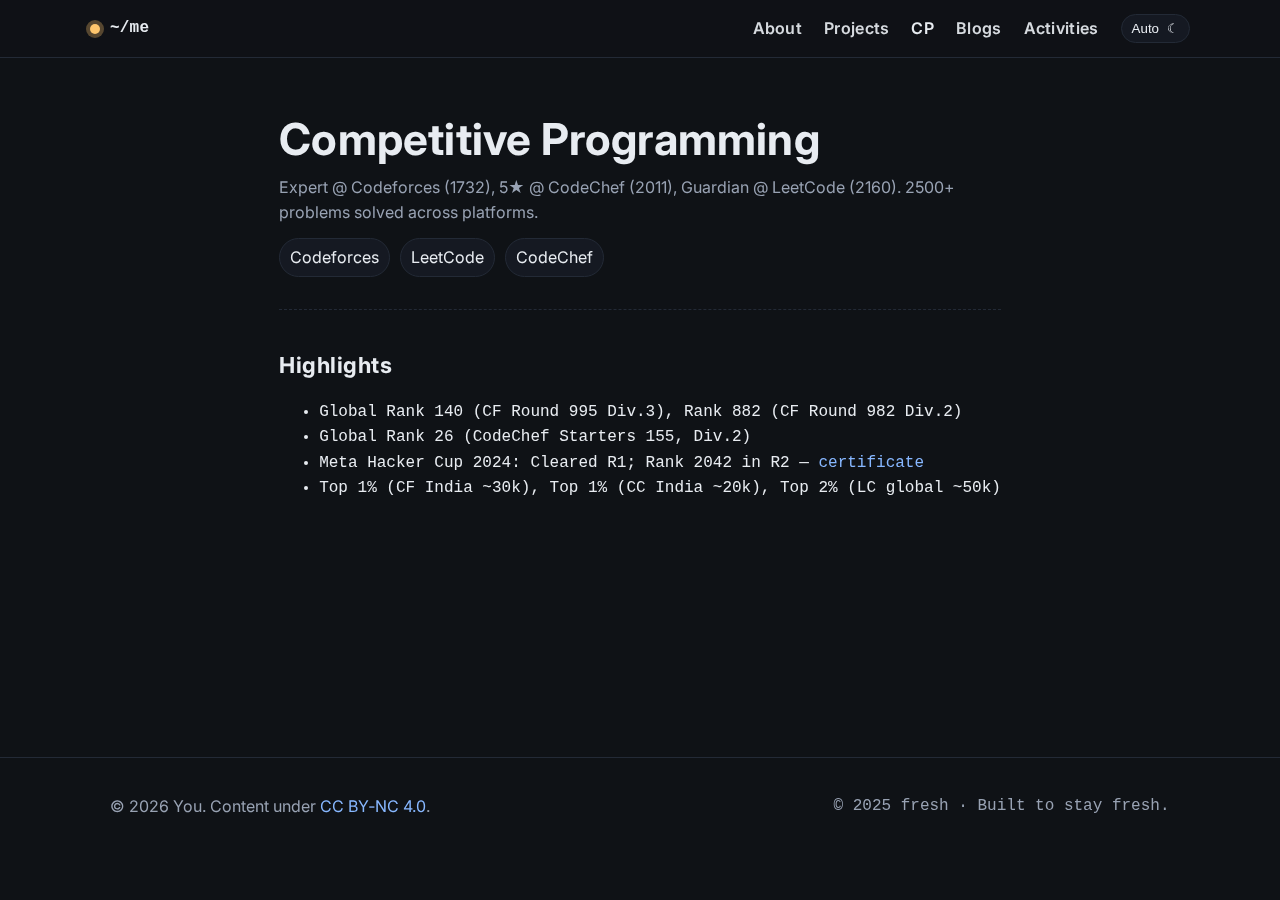
<file: pages/cp.html>
<!DOCTYPE html>
<html lang="en">
<head>
  <meta charset="utf-8" />
  <meta name="viewport" content="width=device-width, initial-scale=1" />
  <title>Competitive Programming — Dhyanendra Tripathi</title>
  <link href="../assets/css/styles.css" rel="stylesheet" />
  <link rel="preconnect" href="https://fonts.googleapis.com">
  <link rel="preconnect" href="https://fonts.gstatic.com" crossorigin>
  <link href="https://fonts.googleapis.com/css2?family=Inter:wght@400;500;700;800&display=swap" rel="stylesheet">
</head>
<body>
  <div id="app-header"></div>

  <main class="wrap">
    <section class="hero">
      <h1>Competitive Programming</h1>
      <p class="section-note">Expert @ Codeforces (1732), 5★ @ CodeChef (2011), Guardian @ LeetCode (2160). 2500+ problems solved across platforms.</p>
      <div style="display:flex; gap:10px; flex-wrap:wrap; margin-top:12px">
        <a class="toggle" href="https://codeforces.com/profile/Fresh" target="_blank">Codeforces</a>
        <a class="toggle" href="https://leetcode.com/u/Gminor/" target="_blank">LeetCode</a>
        <a class="toggle" href="https://www.codechef.com/users/notfresh" target="_blank">CodeChef</a>
      </div>
    </section>

    <section>
      <h2>Highlights</h2>
      <ul class="mono">
        <li>Global Rank 140 (CF Round 995 Div.3), Rank 882 (CF Round 982 Div.2)</li>
        <li>Global Rank 26 (CodeChef Starters 155, Div.2)</li>
        <li>Meta Hacker Cup 2024: Cleared R1; Rank 2042 in R2 — <a href="https://www.facebook.com/codingcompetitions/hacker-cup/2024/certificate/6924375354280073?source=codeforces" target="_blank">certificate</a></li>
        <li>Top 1% (CF India ~30k), Top 1% (CC India ~20k), Top 2% (LC global ~50k)</li>
      </ul>
    </section>
  </main>

  <div id="app-footer"></div>
  <script src="../assets/js/theme.js" defer></script>
  <script src="../assets/js/shell.js" defer></script>
</body>
</html>
</file>
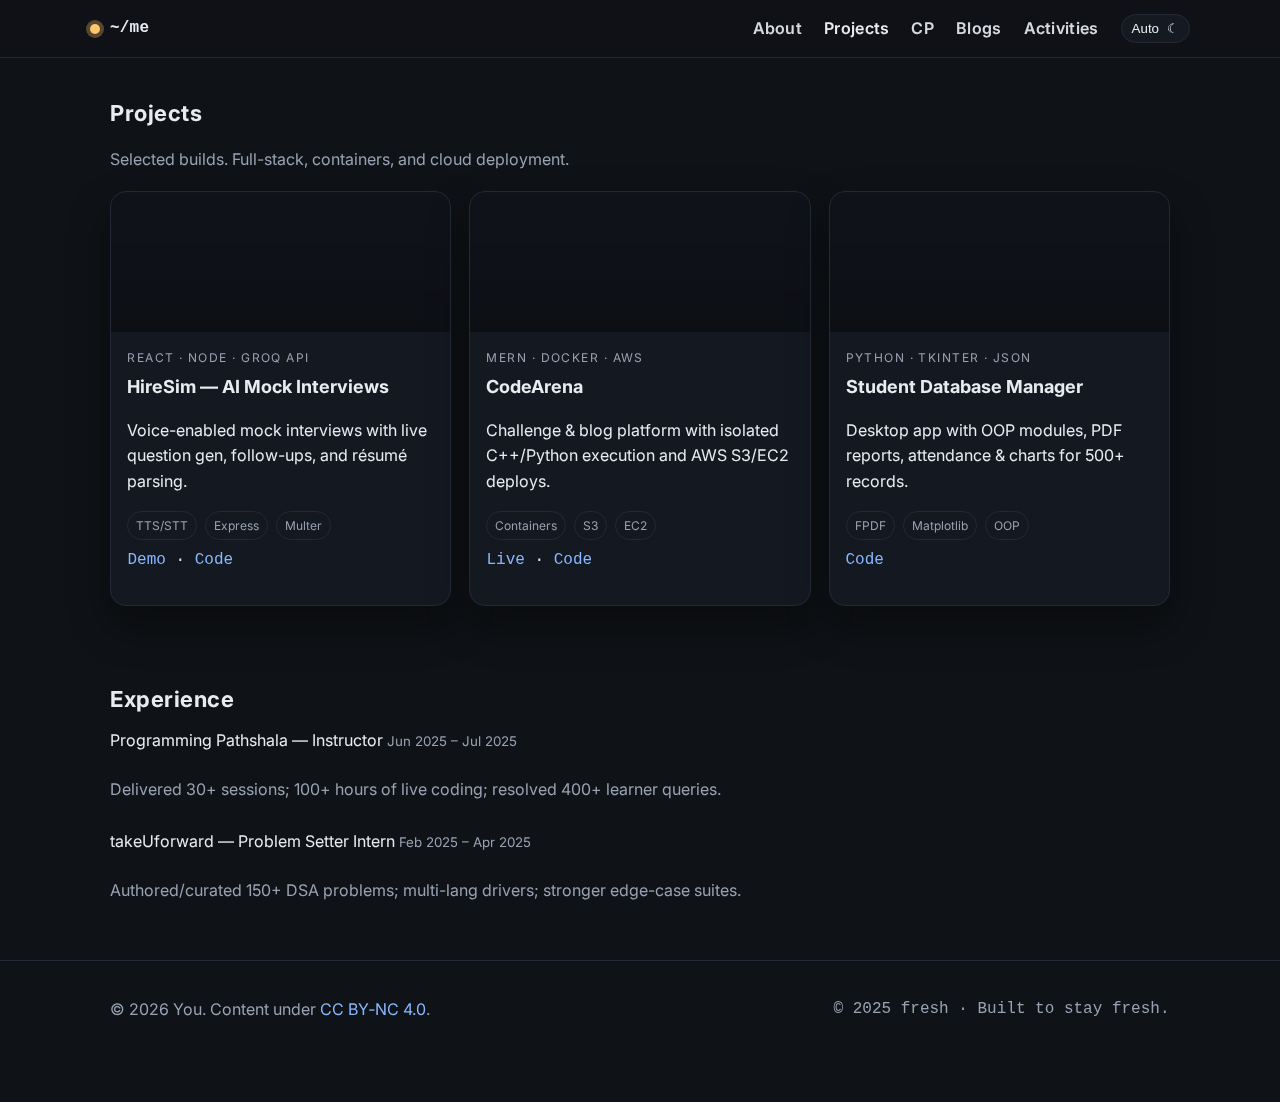
<file: pages/projects.html>
<!DOCTYPE html>
<html lang="en">
<head>
  <meta charset="utf-8" />
  <meta name="viewport" content="width=device-width, initial-scale=1" />
  <title>Projects — Dhyanendra Tripathi</title>
  <link href="../assets/css/styles.css" rel="stylesheet" />
  <link rel="preconnect" href="https://fonts.googleapis.com">
  <link rel="preconnect" href="https://fonts.gstatic.com" crossorigin>
  <link href="https://fonts.googleapis.com/css2?family=Inter:wght@400;500;700;800&display=swap" rel="stylesheet">
</head>
<body>
  <div id="app-header"></div>
  <main class="wrap">
    <section>
      <h2>Projects</h2>
      <p class="section-note">Selected builds. Full-stack, containers, and cloud deployment.</p>
      <div class="grid">
        <article class="card">
          <div class="img" style="background-image:url('https://images.unsplash.com/photo-1551836022-d5d88e9218df?q=80&w=1400&auto=format&fit=crop');"></div>
          <div class="body">
            <div class="kicker">React · Node · Groq API</div>
            <h3>HireSim — AI Mock Interviews</h3>
            <p>Voice-enabled mock interviews with live question gen, follow-ups, and résumé parsing.</p>
            <div class="tags">
              <span class="tag">TTS/STT</span><span class="tag">Express</span><span class="tag">Multer</span>
            </div>
            <p class="mono" style="margin-top:8px">
              <a href="https://hire-simu.vercel.app/" target="_blank">Demo</a> ·
              <a href="https://github.com/Fresh04/HireSim" target="_blank">Code</a>
            </p>
          </div>
        </article>

        <article class="card">
          <div class="img" style="background-image:url('https://images.unsplash.com/photo-1518779578993-ec3579fee39f?q=80&w=1400&auto=format&fit=crop');"></div>
          <div class="body">
            <div class="kicker">MERN · Docker · AWS</div>
            <h3>CodeArena</h3>
            <p>Challenge & blog platform with isolated C++/Python execution and AWS S3/EC2 deploys.</p>
            <div class="tags">
              <span class="tag">Containers</span><span class="tag">S3</span><span class="tag">EC2</span>
            </div>
            <p class="mono" style="margin-top:8px">
              <a href="http://ec2-13-233-115-76.ap-south-1.compute.amazonaws.com/" target="_blank">Live</a> ·
              <a href="https://github.com/Fresh04/CodeArena" target="_blank">Code</a>
            </p>
          </div>
        </article>

        <article class="card">
          <div class="img" style="background-image:url('https://images.unsplash.com/photo-1506377247377-2a5b3b417ebb?q=80&w=1400&auto=format&fit=crop');"></div>
          <div class="body">
            <div class="kicker">Python · Tkinter · JSON</div>
            <h3>Student Database Manager</h3>
            <p>Desktop app with OOP modules, PDF reports, attendance & charts for 500+ records.</p>
            <div class="tags">
              <span class="tag">FPDF</span><span class="tag">Matplotlib</span><span class="tag">OOP</span>
            </div>
            <p class="mono" style="margin-top:8px">
              <a href="https://github.com/Fresh04/Student-Database-Manager" target="_blank">Code</a>
            </p>
          </div>
        </article>
      </div>
    </section>

    <section>
      <h2>Experience</h2>
      <div class="list">
        <div><span>Programming Pathshala — Instructor </span><small>   Jun 2025 – Jul 2025</small></div>
        <p class="section-note">Delivered 30+ sessions; 100+ hours of live coding; resolved 400+ learner queries.</p>
        <div><span>takeUforward — Problem Setter Intern </span><small>   Feb 2025 – Apr 2025</small></div>
        <p class="section-note">Authored/curated 150+ DSA problems; multi-lang drivers; stronger edge-case suites.</p>
      </div>
    </section>
  </main>
  <div id="app-footer"></div>
  <script src="../assets/js/theme.js" defer></script>
  <script src="../assets/js/shell.js" defer></script>
</body>
</html>
</file>
<file: assets/css/styles.css>
:root{
  --bg: #0f1216;
  --panel: #151922;
  --text: #e8ecf1;
  --muted: #98a2b3;
  --card: #141820;
  --border: #232a36;
  --accent: #ffc66d;   
  --link: #87b7ff;
  --shadow: 0 20px 40px rgba(0,0,0,.35);
  --radius: 16px;
  --space: clamp(16px, 1.6vw, 24px);
}
[data-theme="light"]{
  --bg: #f7f9fc;
  --panel: #ffffff;
  --text: #0f1216;
  --muted: #475467;
  --card: #ffffff;
  --border: #e5e7eb;
  --accent: #7b5cff;  
  --link: #1a73e8;
  --shadow: 0 12px 28px rgba(16,24,40,.08);
}

*{box-sizing:border-box}
html,body{height:100%}
body{
  margin:0; font-family:Inter, system-ui, -apple-system, Segoe UI, Roboto, Helvetica, Arial, "Apple Color Emoji","Segoe UI Emoji";
  background:var(--bg); color:var(--text); line-height:1.6;
}
.wrap{max-width:1100px; margin:0 auto; padding:0 var(--space)}
a{color:var(--link); text-decoration:none}
a:hover{text-decoration:underline}
.mono{font-family: ui-monospace, SFMono-Regular, Menlo, Monaco, Consolas, "Liberation Mono", "Courier New", monospace}
.accent{color:var(--accent)}

header{position:sticky; top:0; z-index:50; backdrop-filter:saturate(1.1) blur(8px); background:color-mix(in lch, var(--bg), transparent 60%); border-bottom:1px solid var(--border)}
.topbar{display:flex; align-items:center; justify-content:space-between; padding:14px 0}
.brand{display:flex; gap:10px; align-items:center; font-weight:800; letter-spacing:.2px}
.brand .dot{height:10px; width:10px; border-radius:999px; background:var(--accent); box-shadow:0 0 0 4px color-mix(in oklab, var(--accent), transparent 70%)}
nav{display:flex; gap:22px; align-items:center}

nav a{
  color:var(--text);
  opacity:.92;
  font-weight:600;           
  letter-spacing:.3px;
}
nav a.active, nav a:hover{opacity:1}

.toggle{display:inline-flex; align-items:center; gap:8px; padding:6px 10px; border:1px solid var(--border); border-radius:999px; cursor:pointer; background:var(--panel); color:var(--text)}
.input{width:100%; padding:10px; border-radius:10px; border:1px solid var(--border); background:var(--panel); color:var(--text)}
.pill{display:inline-block; padding:6px 10px; border-radius:999px; background:var(--accent); color:#111; font-weight:700; letter-spacing:.02em}

.hero{padding:56px 0 32px; border-bottom:1px dashed var(--border)}
.hero h1{font-size:clamp(28px, 4vw, 44px); letter-spacing:.2px; line-height:1.15; margin:0 0 10px}
.hero p{color:var(--muted); max-width:720px; margin:0}

section{padding:38px 0}
h2{font-size:22px; letter-spacing:.5px; margin:0 0 10px}
.section-note{color:var(--muted); margin-bottom:18px}

.grid{display:grid; grid-template-columns:repeat(12,1fr); gap:18px}
.card{grid-column: span 12; background:var(--card); border:1px solid var(--border); border-radius:var(--radius); overflow:hidden; box-shadow:var(--shadow)}
.card .img{
  height:140px; background-size:cover; background-position:center;
  position:relative;
  filter:saturate(.9);
}
.card .img::after{
  content:"";
  position:absolute;
  inset:0;
  background:linear-gradient(to bottom, rgba(0,0,0,.20), rgba(0,0,0,.35));
  mix-blend-mode:multiply;
  pointer-events:none;
}

.card .body{padding:16px}
.card .kicker{font-size:12px; color:var(--muted); text-transform:uppercase; letter-spacing:.12em}
.card h3{margin:6px 0 8px; font-size:18px}
.tags{display:flex; gap:8px; flex-wrap:wrap}
.tag{font-size:12px; padding:4px 8px; border:1px solid var(--border); border-radius:999px; color:var(--muted)}
@media (min-width: 700px){ .card{grid-column: span 4} }

.list{display:grid; gap:8px}
.list a{display:flex; justify-content:space-between; align-items:center; padding:14px 16px; border:1px solid var(--border); border-radius:12px; background:var(--panel)}
.list small{color:var(--muted)}

.post-list a, .list.blogs a{
  display:flex; flex-direction:column; gap:6px;
  padding:18px;
  border-radius:var(--radius);
  background:var(--card);
  border:1px solid var(--border);
  transition:background .2s ease, transform .2s ease;
}
.post-list a:hover, .list.blogs a:hover{
  background:color-mix(in lch, var(--card), white 5%);
  transform:translateY(-2px);
}
.post-list strong, .list.blogs strong{ font-size:1.3rem; color:var(--accent); }
.post-list b, .list.blogs b{ font-weight:600; color:var(--text); }

footer{padding:36px 0 80px; border-top:1px solid var(--border); color:var(--muted)}
.spaced{display:flex; flex-wrap:wrap; gap:12px; align-items:center; justify-content:space-between}

.sr{position:absolute; width:1px; height:1px; padding:0; margin:-1px; overflow:hidden; clip:rect(0,0,0,0); border:0}

html, body {
  height: 100%;
  margin: 0;
  display: flex;
  flex-direction: column;
}
main { flex: 1; display:block; }

.timeline-v{
  position:relative;
  margin:0;
  padding:10px 0;
  list-style:none;
}
.timeline-v::before{
  content:"";
  position:absolute;
  top:0; bottom:0; left:50%;
  width:2px;
  background: color-mix(in oklab, var(--muted, #9aa0a6) 55%, transparent);
  transform:translateX(-1px);
}
.tlv-item{
  position:relative;
  display:grid;
  grid-template-columns: 1fr 1fr;
  margin:0 0 24px 0;
}
.tlv-dot{
  position:absolute;
  top:14px; left:50%;
  transform:translate(-50%,0);
  width:16px; height:16px;
  background:var(--accent);
  border:2px solid var(--card);
  border-radius:999px;
  box-shadow:0 0 0 3px color-mix(in oklab, var(--accent) 35%, transparent);
  z-index:2;
}
.tlv-card{
  background:var(--card);
  border-radius:var(--radius);
  padding:14px 16px;
  box-shadow:0 1px 3px rgba(0,0,0,.08);
  width:92%;
}
.tlv-item:nth-child(odd)  .tlv-card{ grid-column:1; justify-self:end;  margin-right:24px; }
.tlv-item:nth-child(even) .tlv-card{ grid-column:2; justify-self:start; margin-left:24px; }

.tlv-item:nth-child(odd)::after,
.tlv-item:nth-child(even)::after{
  content:"";
  position:absolute;
  top:22px; width:24px; height:2px;
  background: color-mix(in oklab, var(--muted, #9aa0a6) 55%, transparent);
}
.tlv-item:nth-child(odd)::after  { left: calc(50% - 24px); }
.tlv-item:nth-child(even)::after { left: 50%; }

.tlv-head{
  display:flex; flex-wrap:wrap; gap:8px 12px; align-items:baseline; margin-bottom:6px;
}
.tlv-role{ margin:0; font-size:1.05rem; font-weight:700; }
.tlv-org{ color:var(--text); font-weight:500; }
.tlv-date{ margin-left:auto; color:var(--muted); font-size:.9rem; font-variant-numeric:tabular-nums; }
.tlv-desc{ margin:0; color:var(--muted); }
.timeline-v > .tlv-item:last-child{ margin-bottom:0; }

:root[data-theme="light"] .tlv-card{ background:#fff; }
:root[data-theme="light"] .tlv-dot{ border-color:#fff; }

@media (max-width: 720px){
  .timeline-v::before{ left:12px; transform:none; }
  .tlv-item{ grid-template-columns: 1fr; }
  .tlv-dot{ left:12px; transform:none; }
  .tlv-item::after{ display:none; }
  .tlv-card{ width:auto; margin-left:36px; margin-right:0; }
}

.stats-card{
  background:var(--card);
  border:1px solid var(--border);
  border-radius:var(--radius);
  padding:16px 18px;
  margin-bottom:20px;
}
.stats-card h3{ margin:0 0 10px 0; font-size:1rem; }
.stats-grid{
  display:grid;
  grid-template-columns:repeat(auto-fit, minmax(140px, 1fr));
  gap:10px;
  font-size:.95rem;
}
.stats-grid strong{ font-weight:600; }
/* --- Blog Prose --- */
.prose { max-width: 760px; margin: 0 auto; }
.prose header h1 { font-size: clamp(28px, 4.2vw, 40px); line-height: 1.15; margin: 0 0 6px; }
.prose .meta { color: var(--muted); font-size: .9rem; margin-bottom: 12px; }
.prose .tags { gap: 6px; margin-bottom: 14px; }
.prose .tag { background: color-mix(in lch, var(--card), white 3%); }
.prose .lead { font-size: 1.02rem; color: color-mix(in lch, var(--text), var(--muted) 35%); }
.prose p { margin: 14px 0; }
.prose h2, .prose h3 { margin: 28px 0 10px; }
.prose hr {
  border: 0; height: 2px; margin: 24px 0;
  background: linear-gradient(90deg, transparent, var(--border), transparent);
}
.prose blockquote {
  margin: 18px 0; padding: 14px 16px;
  background: color-mix(in lch, var(--card), black 6%);
  border-left: 4px solid var(--accent);
  border-radius: 8px;
  color: color-mix(in lch, var(--text), var(--muted) 35%);
  font-style: italic;
}
.prose figure { margin: 18px 0; }
.prose figure img {
  width: 100%; display: block; border-radius: var(--radius);
  box-shadow: 0 10px 28px rgba(0,0,0,.25);
}
.prose figcaption { color: var(--muted); font-size: .85rem; margin-top: 6px; }

/* callout box (optional) */
.callout {
  border: 1px solid var(--border); border-radius: 12px; padding: 14px 16px;
  background: color-mix(in lch, var(--card), white 2%);
}

.video-grid {
  display: grid; gap: 12px;
  grid-template-columns: 1fr;
}
.video-grid > iframe {
  width: 100%; aspect-ratio: 16 / 9; border: 0;
  border-radius: 12px; background: #000;
}
@media (min-width: 700px) {
  .video-grid { grid-template-columns: 1fr 1fr; }
}

.blog-hero { padding-bottom: 0; border-bottom: none; }

body.blog header { position: static; }

.prose figure.float {
  max-width: 44%;
  margin: 6px 0 10px 0;
}
.prose figure.float img {
  width: 100%;
  border-radius: 12px;
  box-shadow: 0 10px 24px rgba(0,0,0,.25);
}
.prose figure.float figcaption {
  color: var(--muted);
  font-size: .82rem;
  margin-top: 6px;
}
.prose .float-left  { float: left;  margin-right: 16px; }
.prose .float-right { float: right; margin-left: 16px; }

/* keep layout sane on small screens */
@media (max-width: 800px) {
  .prose .float-left,
  .prose .float-right {
    float: none;
    margin: 10px 0;
    max-width: 100%;
  }
  .prose figure.float { max-width: 100%; }
}
</file>
